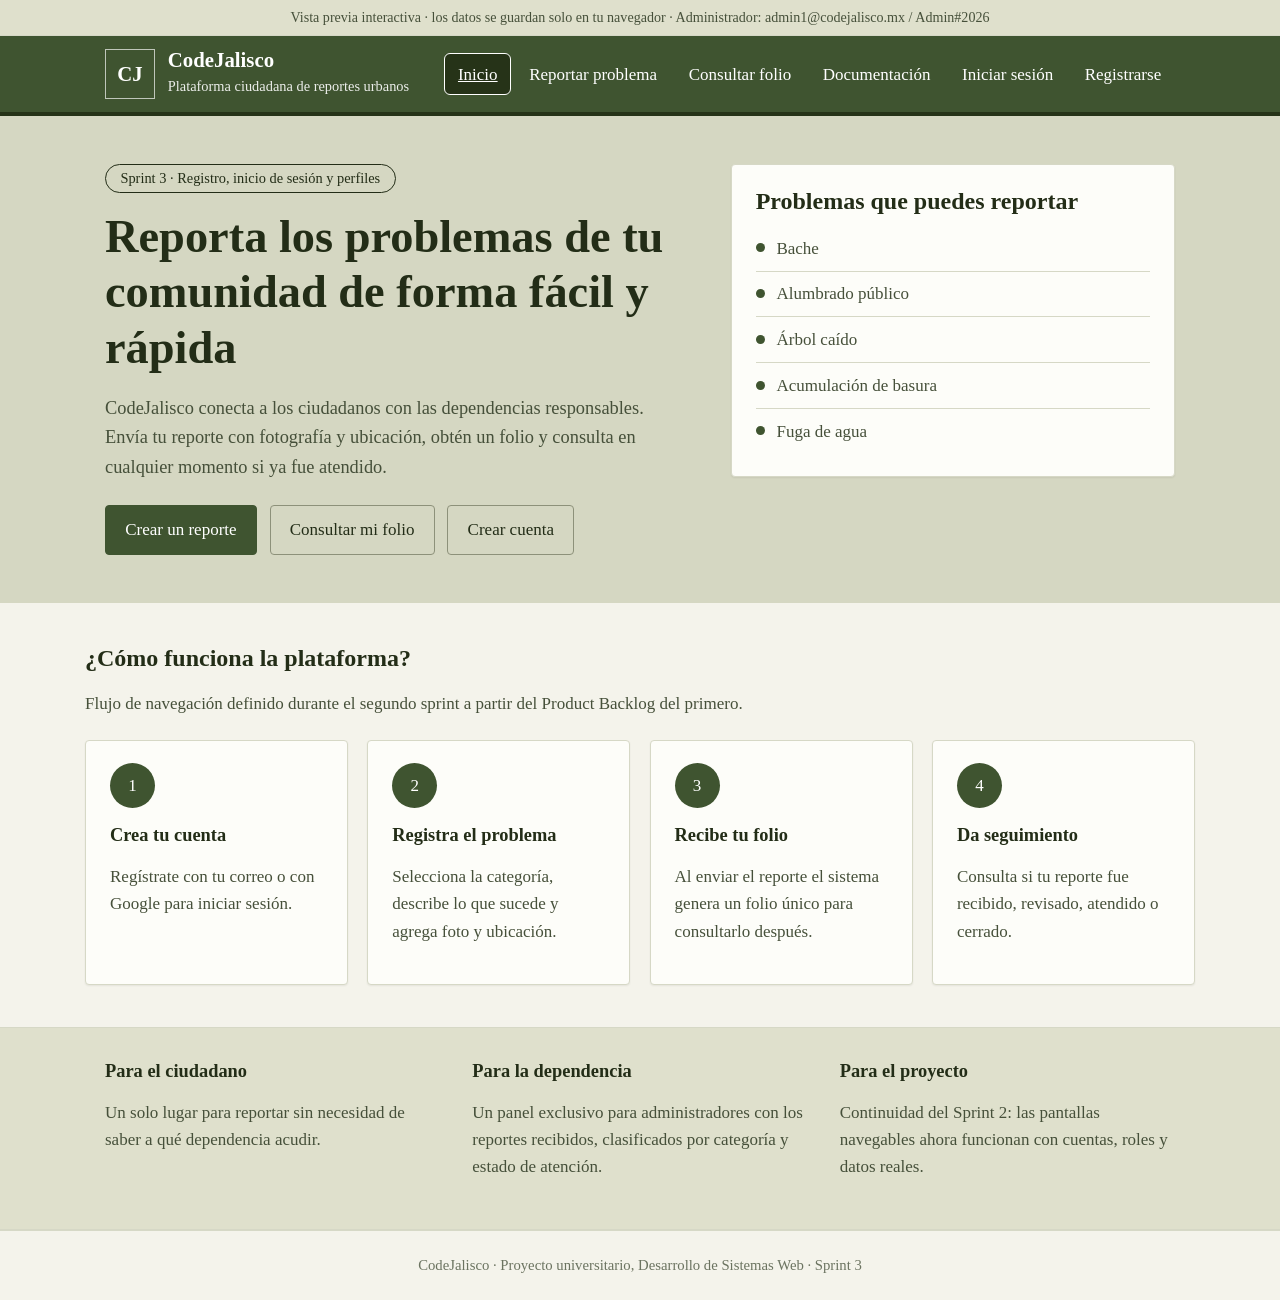
<file: CodeJalisco.html>
<!doctype html><html lang="es"><head><meta charset="utf-8">
<meta name="viewport" content="width=device-width, initial-scale=1, viewport-fit=cover"><title>CodeJalisco</title>
<style>/* CodeJalisco · identidad visual de los Sprints 1 y 2 (verde olivo, crema, tipografía serif) */
:root{--verde:#3f5430;--verde-osc:#263318;--tinta:#232d17;--texto:#46503a;--crema:#f4f3eb;--salvia:#d5d7c2;--banda:#dfe0cc;--card:#fdfdf9;--borde:#d6d8c6;--error:#8a2c1f;--ok:#2f6b2f}
*{box-sizing:border-box}
html{scroll-padding-top:1rem}
body{margin:0;background:var(--crema);color:var(--texto);font:17px/1.6 "Times New Roman",Times,serif}
h1,h2,h3{color:var(--tinta);line-height:1.2;margin:0 0 .6rem}
h1{font-size:clamp(2rem,4.2vw,2.9rem)}h2{font-size:1.5rem}h3{font-size:1.15rem}
a{color:var(--verde)}
.wrap{max-width:1110px;margin:0 auto;padding:0 1.25rem}
:focus-visible{outline:3px solid #b08a00;outline-offset:2px}
/* Encabezado */
.top{background:var(--verde);border-bottom:4px solid var(--verde-osc);color:#fff}
.top .wrap{display:flex;align-items:center;justify-content:space-between;gap:1rem;flex-wrap:wrap;padding-top:.8rem;padding-bottom:.8rem}
.marca{display:flex;align-items:center;gap:.8rem;color:#fff;text-decoration:none}
.logo{width:50px;height:50px;border:1px solid #ffffffaa;display:grid;place-items:center;font-weight:bold;font-size:1.3rem}
.marca b{display:block;font-size:1.3rem;line-height:1.1}.marca small{font-size:.9rem;opacity:.9}
.top nav{display:flex;align-items:center;gap:.25rem;flex-wrap:wrap}
.top nav a,.top nav button{color:#fff;text-decoration:none;padding:.4rem .8rem;border:1px solid transparent;border-radius:6px;background:none;font:inherit;cursor:pointer}
.top nav a:hover,.top nav button:hover{background:#ffffff1f}
.top nav a[aria-current=page]{background:var(--verde-osc);border-color:#fff;text-decoration:underline}
.sesion{display:flex;align-items:center;gap:.3rem;margin-left:.6rem;padding-left:.8rem;border-left:1px solid #ffffff55;font-size:.95rem}
.rol{font-size:.8rem;background:#fff;color:var(--verde-osc);border-radius:99px;padding:0 .55rem;margin-left:.3rem}
/* Hero y secciones */
.hero{background:var(--salvia);padding:3rem 0}
.hero-grid{display:grid;grid-template-columns:1.3fr 1fr;gap:3rem;align-items:start}
.chip{display:inline-block;border:1px solid var(--tinta);border-radius:99px;padding:.1rem .9rem;font-size:.9rem;color:var(--tinta);margin-bottom:1rem}
.lead{font-size:1.15rem}
.acciones{display:flex;gap:.8rem;flex-wrap:wrap;margin-top:1.4rem}
.btn{display:inline-block;font:inherit;padding:.65rem 1.2rem;border:1px solid var(--verde);border-radius:4px;background:var(--verde);color:#fff;text-decoration:none;cursor:pointer}
.btn:hover{background:var(--verde-osc)}
.btn.sec{background:transparent;color:var(--tinta);border-color:#8d917a}.btn.sec:hover{background:#ffffff80}
.btn.google{background:#fff;color:#222;border-color:#a9ac98;width:100%;display:flex;gap:.6rem;justify-content:center;align-items:center}
.btn[disabled]{opacity:.6;cursor:wait}
.card{background:var(--card);border:1px solid var(--borde);border-radius:4px;padding:1.4rem 1.5rem;box-shadow:0 1px 2px #0001}
.lista{list-style:none;margin:0;padding:0}
.lista li{padding:.55rem 0 .55rem 1.3rem;border-bottom:1px solid var(--borde);position:relative}
.lista li:last-child{border:0}.lista li:before{content:"";position:absolute;left:0;top:1.1rem;width:9px;height:9px;border-radius:50%;background:var(--verde)}
.seccion{padding:2.6rem 0}
.pasos{display:grid;grid-template-columns:repeat(4,1fr);gap:1.2rem;margin-top:1.4rem}
.num{width:45px;height:45px;border-radius:50%;background:var(--verde);color:#fff;display:grid;place-items:center;margin-bottom:1rem}
.banda{background:var(--banda);border-block:1px solid var(--borde);padding:2rem 0}
.tres{display:grid;grid-template-columns:repeat(3,1fr);gap:2rem}
.pagina .wrap{max-width:980px}.pagina{padding:2.4rem 0 3.5rem}.angosta{max-width:760px}.media{max-width:1110px}
/* Formularios */
label{display:block;font-weight:bold;color:var(--tinta);margin-bottom:.3rem;font-size:.97rem}
input,select,textarea{width:100%;font:inherit;color:var(--tinta);background:var(--card);border:1px solid #b9bca8;border-radius:4px;padding:.6rem .75rem}
textarea{min-height:110px;resize:vertical}
.campo{margin-bottom:1.1rem}.dos{display:grid;grid-template-columns:1fr 1fr;gap:0 1.3rem}
.ayuda{font-size:.9rem;color:#6b7360;margin:.25rem 0 0}
.fila-btn{border-top:1px solid var(--borde);padding-top:1.2rem;margin-top:.4rem;display:flex;gap:.7rem;flex-wrap:wrap}
.buscar{display:flex;gap:.7rem}.buscar input{flex:1}
.aviso{border-left:4px solid var(--verde);background:#eef0df;padding:.7rem 1rem;margin-bottom:1.2rem;border-radius:3px}
.aviso.error{border-color:var(--error);background:#f7e6e1;color:var(--error)}
.separador{display:flex;align-items:center;gap:.8rem;color:#6b7360;margin:1.1rem 0}.separador:before,.separador:after{content:"";flex:1;border-top:1px solid var(--borde)}
/* Estados y tablas */
.pill{display:inline-block;border-radius:99px;padding:0 .7rem;font-size:.88rem;border:1px solid #9a9f86;background:#e4e5d6;color:var(--tinta);white-space:nowrap}
.pill.rev{background:#ecebc7;border-color:#b3ae6a}.pill.aten{background:#cfd6bf;border-color:#7d8a66}.pill.ok{background:var(--verde);color:#fff;border-color:var(--verde)}
.stats{display:grid;grid-template-columns:repeat(4,1fr);gap:1.1rem;margin:1.4rem 0}
.stats .card{padding:1rem 1.2rem}.stats b{display:block;font-size:1.9rem;color:var(--tinta);line-height:1.2}
.filtros{display:grid;grid-template-columns:1fr 1fr 1.2fr;gap:1.1rem;margin-bottom:1.4rem}.filtros .campo{margin:0}
.tabla-wrap{overflow-x:auto}
table{width:100%;border-collapse:collapse;min-width:760px}
th{background:var(--verde-osc);color:#fff;text-align:left;padding:.7rem .8rem;font-size:.95rem}
td{padding:.7rem .8rem;border-bottom:1px solid var(--borde);vertical-align:middle}
td select{padding:.4rem .5rem}
.detalle{display:grid;grid-template-columns:1fr 1fr;gap:.2rem 1.5rem;margin:1rem 0}
.detalle dt{font-weight:bold;color:var(--tinta);font-size:.92rem}.detalle dd{margin:0 0 .7rem}
.detalle .ancho{grid-column:1/-1}
.historial{margin:.4rem 0 0;padding-left:1.2rem}
.foto{max-width:100%;max-height:320px;border:1px solid var(--borde);border-radius:4px}
.toast{position:fixed;bottom:1.2rem;left:50%;transform:translateX(-50%);background:var(--verde-osc);color:#fff;padding:.7rem 1.2rem;border-radius:6px;z-index:9}
footer{border-top:1px solid var(--borde);padding:1.4rem 0;font-size:.92rem;text-align:center;color:#6b7360}
@media(max-width:900px){.hero-grid,.tres{grid-template-columns:1fr;gap:1.6rem}.pasos,.stats{grid-template-columns:1fr 1fr}.filtros{grid-template-columns:1fr}}
@media(max-width:600px){.pasos,.stats,.dos,.detalle{grid-template-columns:1fr}.buscar{flex-direction:column}.sesion{border:0;margin:0;padding:0}.hero{padding:2rem 0}}
@media(prefers-reduced-motion:reduce){*{transition:none!important}}

:root{box-sizing:border-box;padding-top:env(safe-area-inset-top,0px);padding-bottom:env(safe-area-inset-bottom,0px)}
.demo{background:var(--banda);border-bottom:1px solid var(--borde);font-size:.88rem;padding:.4rem 1rem;text-align:center;color:var(--texto)}
.pill{color:#232d17}
@media (prefers-color-scheme:dark){:root:not([data-theme="light"]){--tinta:#eef0e0;--texto:#cfd3bf;--crema:#1d2216;--card:#262d1c;--borde:#3d4530;--salvia:#2c3320;--banda:#2a311f}
:root:not([data-theme="light"]) .aviso{background:#2f3822}:root:not([data-theme="light"]) .btn.sec{color:var(--tinta);border-color:#6b7360}:root:not([data-theme="light"]) .ayuda{color:#aab09a}}
:root[data-theme="dark"]{--tinta:#eef0e0;--texto:#cfd3bf;--crema:#1d2216;--card:#262d1c;--borde:#3d4530;--salvia:#2c3320;--banda:#2a311f}
</style></head><body>
<div class="demo">Vista previa interactiva · los datos se guardan solo en tu navegador · Administrador: admin1@codejalisco.mx / Admin#2026</div>
<div id="app"></div>
<script>
const CUR={path:'/index.html',search:''};
const PAGES={"/index.html": {"t": "Inicio · CodeJalisco", "h": "<header class=\"top\" id=\"top\"><\/header><div class=\"wrap\" id=\"alerta\"><\/div>\n<main>\n<section class=\"hero\"><div class=\"wrap hero-grid\"><div>\n  <span class=\"chip\">Sprint 3 · Registro, inicio de sesión y perfiles<\/span>\n  <h1>Reporta los problemas de tu comunidad de forma fácil y rápida<\/h1>\n  <p class=\"lead\">CodeJalisco conecta a los ciudadanos con las dependencias responsables. Envía tu reporte con fotografía y ubicación, obtén un folio y consulta en cualquier momento si ya fue atendido.<\/p>\n  <div class=\"acciones\" id=\"cta\"><\/div><\/div>\n  <aside class=\"card\"><h2>Problemas que puedes reportar<\/h2><ul class=\"lista\" id=\"categorias\"><\/ul><\/aside><\/div><\/section>\n<section class=\"seccion wrap\"><h2>¿Cómo funciona la plataforma?<\/h2><p>Flujo de navegación definido durante el segundo sprint a partir del Product Backlog del primero.<\/p>\n  <div class=\"pasos\">\n  <div class=\"card\"><div class=\"num\">1<\/div><h3>Crea tu cuenta<\/h3><p>Regístrate con tu correo o con Google para iniciar sesión.<\/p><\/div>\n  <div class=\"card\"><div class=\"num\">2<\/div><h3>Registra el problema<\/h3><p>Selecciona la categoría, describe lo que sucede y agrega foto y ubicación.<\/p><\/div>\n  <div class=\"card\"><div class=\"num\">3<\/div><h3>Recibe tu folio<\/h3><p>Al enviar el reporte el sistema genera un folio único para consultarlo después.<\/p><\/div>\n  <div class=\"card\"><div class=\"num\">4<\/div><h3>Da seguimiento<\/h3><p>Consulta si tu reporte fue recibido, revisado, atendido o cerrado.<\/p><\/div><\/div><\/section>\n<section class=\"banda\"><div class=\"wrap tres\">\n  <div><h3>Para el ciudadano<\/h3><p>Un solo lugar para reportar sin necesidad de saber a qué dependencia acudir.<\/p><\/div>\n  <div><h3>Para la dependencia<\/h3><p>Un panel exclusivo para administradores con los reportes recibidos, clasificados por categoría y estado de atención.<\/p><\/div>\n  <div><h3>Para el proyecto<\/h3><p>Continuidad del Sprint 2: las pantallas navegables ahora funcionan con cuentas, roles y datos reales.<\/p><\/div><\/div><\/section>\n<\/main>\n\n<footer id=\"pie\"><\/footer>", "j": "\ninit().then(async ({u}) => {\n  if (new URLSearchParams(CUR.search).get('error') === 'permiso') aviso(document.getElementById('alerta'), 'No tienes permiso para acceder a esa sección.', 'error');\n  const adm = u && u.rol === 'administrador';\n  document.getElementById('cta').innerHTML = adm\n    ? '<a class=\"btn\" href=\"/panel.html\">Ir al Panel de dependencia<\/a><a class=\"btn sec\" href=\"/consultar.html\">Consultar un folio<\/a>'\n    : '<a class=\"btn\" href=\"/reportar.html\">Crear un reporte<\/a><a class=\"btn sec\" href=\"/consultar.html\">Consultar mi folio<\/a>' + (u ? '' : '<a class=\"btn sec\" href=\"/registro.html\">Crear cuenta<\/a>');\n  const cats = await api('/api/categorias');\n  document.getElementById('categorias').innerHTML = cats.map(c => `<li>${esc(c.nombre)}<\/li>`).join('');\n}).catch(()=>{});\n"}, "/login.html": {"t": "Iniciar sesión · CodeJalisco", "h": "<header class=\"top\" id=\"top\"><\/header><main class=\"pagina\"><div class=\"wrap angosta\">\n  <h1>Iniciar sesión<\/h1><p>Accede con tu cuenta de ciudadano o de administrador de reportes.<\/p>\n  <div id=\"msg\"><\/div>\n  <form class=\"card\" id=\"f\" novalidate>\n    <div class=\"campo\"><label for=\"correo\">Correo electrónico *<\/label><input id=\"correo\" type=\"email\" autocomplete=\"email\" required><\/div>\n    <div class=\"campo\"><label for=\"pw\">Contraseña *<\/label><input id=\"pw\" type=\"password\" autocomplete=\"current-password\" required><\/div>\n    <button class=\"btn\" id=\"ok\" type=\"submit\">Iniciar sesión<\/button>\n    <div class=\"separador\">o<\/div>\n    <a class=\"btn google\" href=\"/auth/google\"><svg width=\"18\" height=\"18\" viewBox=\"0 0 48 48\" aria-hidden=\"true\"><path fill=\"#EA4335\" d=\"M24 9.5c3.5 0 6.6 1.2 9.1 3.6l6.8-6.8C35.8 2.4 30.3 0 24 0 14.6 0 6.5 5.4 2.6 13.2l7.9 6.1C12.4 13.6 17.7 9.5 24 9.5z\"/><path fill=\"#4285F4\" d=\"M46.5 24.5c0-1.6-.1-3.1-.4-4.5H24v9h12.7c-.6 3-2.3 5.5-4.8 7.2l7.5 5.8c4.4-4.1 7.1-10.1 7.1-17.5z\"/><path fill=\"#FBBC05\" d=\"M10.5 28.7a14.5 14.5 0 0 1 0-9.4l-7.9-6.1a24 24 0 0 0 0 21.6l7.9-6.1z\"/><path fill=\"#34A853\" d=\"M24 48c6.5 0 11.9-2.1 15.9-5.8l-7.5-5.8c-2.1 1.4-4.9 2.3-8.4 2.3-6.3 0-11.6-4.1-13.5-9.8l-7.9 6.1C6.5 42.6 14.6 48 24 48z\"/><\/svg>Continuar con Google<\/a>\n    <p class=\"ayuda\">¿Aún no tienes cuenta? <a href=\"/registro.html\">Regístrate<\/a>. Los administradores inician sesión solo con su correo institucional y contraseña.<\/p>\n  <\/form><\/div><\/main>\n\n<footer id=\"pie\"><\/footer>", "j": "\nconst p = new URLSearchParams(CUR.search), msg = document.getElementById('msg');\nconst errores = { google: 'El acceso con Google aún no está configurado en este servidor. Usa tu correo y contraseña o consulta la documentación.', google_fallo: 'No se pudo completar el acceso con Google. Intenta de nuevo.', admin_google: 'Las cuentas de administrador solo pueden iniciar sesión con correo y contraseña.' };\nif (errores[p.get('error')]) aviso(msg, errores[p.get('error')], 'error');\ninit('invitado');\ndocument.getElementById('f').onsubmit = async e => {\n  e.preventDefault(); const b = document.getElementById('ok'); b.disabled = true; aviso(msg, '');\n  try {\n    const { usuario } = await api('/api/login', { method: 'POST', body: { correo: correo.value, password: pw.value } });\n    const next = p.get('next');\n    go(next && next.startsWith('/') && !next.startsWith('//') ? next : (usuario.rol === 'administrador' ? '/panel.html' : '/index.html'));\n  } catch (er) { aviso(msg, er.message, 'error'); b.disabled = false; }\n};\n"}, "/registro.html": {"t": "Registro · CodeJalisco", "h": "<header class=\"top\" id=\"top\"><\/header><main class=\"pagina\"><div class=\"wrap angosta\">\n  <h1>Crear una cuenta<\/h1><p>Regístrate como ciudadano para reportar problemas y consultar su estado. Los campos marcados con * son obligatorios.<\/p>\n  <div id=\"msg\"><\/div>\n  <form class=\"card\" id=\"f\" novalidate>\n    <div class=\"campo\"><label for=\"nombre\">Nombre completo *<\/label><input id=\"nombre\" autocomplete=\"name\" required><\/div>\n    <div class=\"campo\"><label for=\"correo\">Correo electrónico *<\/label><input id=\"correo\" type=\"email\" autocomplete=\"email\" required><\/div>\n    <div class=\"dos\">\n      <div class=\"campo\"><label for=\"pw\">Contraseña *<\/label><input id=\"pw\" type=\"password\" autocomplete=\"new-password\" required><p class=\"ayuda\">Mínimo 8 caracteres, con letras y números.<\/p><\/div>\n      <div class=\"campo\"><label for=\"pw2\">Confirmar contraseña *<\/label><input id=\"pw2\" type=\"password\" autocomplete=\"new-password\" required><\/div><\/div>\n    <button class=\"btn\" id=\"ok\" type=\"submit\">Crear cuenta<\/button>\n    <div class=\"separador\">o<\/div>\n    <a class=\"btn google\" href=\"/auth/google\">Registrarse con Google<\/a>\n    <p class=\"ayuda\">¿Ya tienes cuenta? <a href=\"/login.html\">Inicia sesión<\/a>.<\/p>\n  <\/form><\/div><\/main>\n\n<footer id=\"pie\"><\/footer>", "j": "\nconst msg = document.getElementById('msg'); init('invitado');\ndocument.getElementById('f').onsubmit = async e => {\n  e.preventDefault(); aviso(msg, '');\n  if (pw.value !== pw2.value) return aviso(msg, 'Las contraseñas no coinciden.', 'error');\n  const b = document.getElementById('ok'); b.disabled = true;\n  try { await api('/api/registro', { method: 'POST', body: { nombre: nombre.value, correo: correo.value, password: pw.value } }); go('/index.html'); }\n  catch (er) { aviso(msg, er.message, 'error'); b.disabled = false; }\n};\n"}, "/reportar.html": {"t": "Reportar problema · CodeJalisco", "h": "<header class=\"top\" id=\"top\"><\/header><main class=\"pagina\"><div class=\"wrap\">\n  <h1>Registrar un reporte<\/h1><p>Completa la información del problema. Los campos marcados con * son obligatorios.<\/p>\n  <div id=\"msg\"><\/div>\n  <div id=\"exito\" hidden class=\"card\"><h2>Reporte enviado<\/h2><p>Guarda tu folio para consultar el estado de tu reporte:<\/p><p style=\"font-size:1.8rem;font-weight:bold;color:var(--tinta)\" id=\"folio\"><\/p><div class=\"acciones\"><a class=\"btn\" id=\"ver\" href=\"#\">Consultar este folio<\/a><a class=\"btn sec\" href=\"/reportar.html\">Enviar otro reporte<\/a><\/div><\/div>\n  <form class=\"card\" id=\"f\" novalidate>\n    <div class=\"campo\"><label for=\"categoria\">Tipo de problema *<\/label><select id=\"categoria\" required><option value=\"\">Selecciona una opción<\/option><\/select><\/div>\n    <div class=\"campo\"><label for=\"descripcion\">Descripción del problema *<\/label><textarea id=\"descripcion\" maxlength=\"1000\" placeholder=\"Explica qué sucede, desde cuándo y cómo afecta a la comunidad.\" required><\/textarea><\/div>\n    <div class=\"dos\"><div class=\"campo\"><label for=\"municipio\">Municipio *<\/label><input id=\"municipio\" required><\/div><div class=\"campo\"><label for=\"colonia\">Colonia *<\/label><input id=\"colonia\" required><\/div>\n    <div class=\"campo\"><label for=\"calle\">Calle y número o cruce *<\/label><input id=\"calle\" required><\/div><div class=\"campo\"><label for=\"referencia\">Referencia<\/label><input id=\"referencia\" placeholder=\"Frente a la escuela, junto al parque...\"><\/div>\n    <div class=\"campo\"><label for=\"foto\">Fotografía del problema<\/label><input id=\"foto\" type=\"file\" accept=\"image/png,image/jpeg,image/webp\"><p class=\"ayuda\">PNG, JPG o WebP, máximo 2 MB.<\/p><\/div><div class=\"campo\"><label for=\"correo\">Correo de contacto<\/label><input id=\"correo\" type=\"email\" placeholder=\"opcional, para recibir avisos\"><\/div><\/div>\n    <div class=\"fila-btn\"><button class=\"btn\" id=\"ok\" type=\"submit\">Enviar reporte<\/button><a class=\"btn sec\" href=\"/index.html\">Cancelar<\/a><\/div>\n  <\/form><\/div><\/main>\n\n<footer id=\"pie\"><\/footer>", "j": "\nconst msg = document.getElementById('msg');\ninit('ciudadano').then(async ({u}) => {\n  correo.value = u.correo;\n  const prev = await api('/api/reportes/mios');\n  if (prev.length) { document.getElementById('f').hidden = true; document.getElementById('exito').hidden = false; document.querySelector('#exito h2').textContent = 'Ya generaste tu folio'; document.querySelector('#exito p').textContent = 'Cada cuenta de ciudadano puede generar un solo reporte. Este es tu folio:'; document.getElementById('folio').textContent = prev[0].folio; document.getElementById('ver').href = '/consultar.html?folio=' + encodeURIComponent(prev[0].folio); document.querySelector('#exito .sec').remove(); return; }\n  (await api('/api/categorias')).forEach(c => categoria.add(new Option(c.nombre, c.nombre)));\n});\nconst leer = f => new Promise((ok, no) => { const r = new FileReader(); r.onload = () => ok(r.result); r.onerror = no; r.readAsDataURL(f); });\ndocument.getElementById('f').onsubmit = async e => {\n  e.preventDefault(); aviso(msg, '');\n  const file = foto.files[0];\n  if (file && file.size > 2e6) return aviso(msg, 'La fotografía no puede pesar más de 2 MB.', 'error');\n  const b = document.getElementById('ok'); b.disabled = true;\n  try {\n    const r = await api('/api/reportes', { method: 'POST', body: { categoria: categoria.value, descripcion: descripcion.value, municipio: municipio.value, colonia: colonia.value, calle: calle.value, referencia: referencia.value, correo: correo.value, foto: file ? await leer(file) : null } });\n    document.getElementById('f').hidden = true; document.getElementById('exito').hidden = false;\n    document.getElementById('folio').textContent = r.folio; document.getElementById('ver').href = '/consultar.html?folio=' + encodeURIComponent(r.folio);\n  } catch (er) { aviso(msg, er.message, 'error'); b.disabled = false; }\n};\n"}, "/consultar.html": {"t": "Consultar folio · CodeJalisco", "h": "<header class=\"top\" id=\"top\"><\/header><main class=\"pagina\"><div class=\"wrap\">\n  <h1>Consultar el estado de un reporte<\/h1><p>Escribe el folio que recibiste al momento de enviar tu reporte.<\/p>\n  <form class=\"card\" id=\"f\" novalidate><label for=\"folio\">Folio del reporte<\/label>\n    <div class=\"buscar\"><input id=\"folio\" placeholder=\"Ejemplo: CJ-2026-1001\" autocomplete=\"off\"><button class=\"btn\" type=\"submit\">Buscar<\/button><\/div><\/form>\n  <div id=\"msg\" style=\"margin-top:1.2rem\"><\/div><div id=\"res\"><\/div>\n  <section id=\"mios\" hidden style=\"margin-top:2.2rem\"><h2>Mis reportes<\/h2><div class=\"card tabla-wrap\"><table><thead><tr><th>Folio<\/th><th>Categoría<\/th><th>Fecha<\/th><th>Estado<\/th><\/tr><\/thead><tbody id=\"tb\"><\/tbody><\/table><\/div><\/section>\n<\/div><\/main>\n\n<footer id=\"pie\"><\/footer>", "j": "\nconst msg = document.getElementById('msg'), res = document.getElementById('res');\nasync function buscar(f) {\n  aviso(msg, ''); res.innerHTML = ''; f = f.trim().toUpperCase();\n  if (!/^CJ-\\d{4}-\\d+$/.test(f)) return aviso(msg, 'El folio debe tener el formato CJ-AAAA-NNNN, por ejemplo CJ-2026-1001.', 'error');\n  try { res.innerHTML = detalleReporte(await api('/api/reportes/' + encodeURIComponent(f))); } catch (e) { aviso(msg, e.message, 'error'); }\n}\ninit('auth').then(async ({u}) => {\n  const q = new URLSearchParams(CUR.search).get('folio'); if (q) { folio.value = q; buscar(q); }\n  if (u.rol === 'ciudadano') {\n    const rs = await api('/api/reportes/mios'); document.getElementById('mios').hidden = false;\n    document.getElementById('tb').innerHTML = rs.length ? rs.map(r => `<tr><td><a href=\"?folio=${esc(r.folio)}\"><b>${esc(r.folio)}<\/b><\/a><\/td><td>${esc(r.categoria)}<\/td><td>${esc(r.fecha)}<\/td><td>${pill(r.estado)}<\/td><\/tr>`).join('')\n      : '<tr><td colspan=\"4\">Aún no has enviado reportes. <a href=\"/reportar.html\">Crea el primero<\/a>.<\/td><\/tr>';\n  }\n});\ndocument.getElementById('f').onsubmit = e => { e.preventDefault(); buscar(folio.value); };\n"}, "/panel.html": {"t": "Panel de dependencia · CodeJalisco", "h": "<header class=\"top\" id=\"top\"><\/header><main class=\"pagina\"><div class=\"wrap\">\n  <h1>Panel de dependencia<\/h1><p>Vista interna para dar seguimiento a los reportes enviados por la ciudadanía.<\/p>\n  <div class=\"stats\" id=\"stats\"><\/div>\n  <div class=\"card filtros\"><div class=\"campo\"><label for=\"fc\">Filtrar por categoría<\/label><select id=\"fc\"><option value=\"\">Todas<\/option><\/select><\/div>\n    <div class=\"campo\"><label for=\"fe\">Filtrar por estado<\/label><select id=\"fe\"><option value=\"\">Todos<\/option><\/select><\/div>\n    <div class=\"campo\"><label for=\"q\">Buscar por folio o colonia<\/label><input id=\"q\" placeholder=\"CJ-2026-1001, Centro...\"><\/div><\/div>\n  <div id=\"msg\"><\/div>\n  <div class=\"card tabla-wrap\"><table><thead><tr><th>Folio<\/th><th>Categoría<\/th><th>Ubicación<\/th><th>Fecha<\/th><th>Reportó<\/th><th>Estado<\/th><th>Actualizar<\/th><\/tr><\/thead><tbody id=\"tb\"><\/tbody><\/table><\/div>\n<\/div><\/main>\n\n<footer id=\"pie\"><\/footer>", "j": "\nlet datos = [], estados = [];\nfunction pintar() {\n  const t = q.value.trim().toLowerCase();\n  const v = datos.filter(r => (!fc.value || r.categoria === fc.value) && (!fe.value || r.estado === fe.value) && (!t || r.folio.toLowerCase().includes(t) || r.colonia.toLowerCase().includes(t)));\n  stats.innerHTML = estados.map(e => `<div class=\"card\">${esc(e)}<b>${datos.filter(r => r.estado === e).length}<\/b><\/div>`).join('');\n  tb.innerHTML = v.length ? v.map(r => `<tr><td><a href=\"/consultar.html?folio=${esc(r.folio)}\"><b>${esc(r.folio)}<\/b><\/a><\/td><td>${esc(r.categoria)}<\/td><td>${esc(r.colonia)}, ${esc(r.municipio)}<\/td><td>${esc(r.fecha)}<\/td><td>${esc(r.usuarioNombre)}<\/td><td>${pill(r.estado)}<\/td>\n    <td><select data-f=\"${esc(r.folio)}\" aria-label=\"Actualizar estado de ${esc(r.folio)}\">${estados.map(e => `<option${e === r.estado ? ' selected' : ''}>${esc(e)}<\/option>`).join('')}<\/select><\/td><\/tr>`).join('')\n    : '<tr><td colspan=\"7\">No hay reportes que coincidan con los filtros.<\/td><\/tr>';\n}\ninit('administrador').then(async () => {\n  estados = await api('/api/estados'); (await api('/api/categorias')).forEach(c => fc.add(new Option(c.nombre, c.nombre))); estados.forEach(e => fe.add(new Option(e, e)));\n  datos = await api('/api/reportes'); pintar();\n}).catch(e => aviso(document.getElementById('msg'), e.message, 'error'));\n[fc, fe, q].forEach(el => el.oninput = pintar);\ntb.onchange = async e => {\n  const f = e.target.dataset.f; if (!f) return;\n  try { const r = await api(`/api/reportes/${f}/estado`, { method: 'PATCH', body: { estado: e.target.value } }); datos = datos.map(d => d.folio === f ? r : d); toast(`Estado de ${f} actualizado`); }\n  catch (er) { aviso(document.getElementById('msg'), er.message, 'error'); }\n  pintar();\n};\n"}, "/docs.html": {"t": "Documentación · CodeJalisco", "h": "<header class=\"top\" id=\"top\"><\/header>\n<main class=\"pagina\"><div class=\"wrap\">\n  <h1>Documentación<\/h1><p>Guía de uso y resumen técnico de CodeJalisco, plataforma ciudadana para reportar problemas urbanos.<\/p>\n  <div class=\"card\"><h2>¿Qué problema resuelve?<\/h2><p>Reportar un problema de la ciudad suele ser complicado porque no se sabe a qué dependencia acudir. CodeJalisco ofrece un solo lugar para reportar baches, fallas de alumbrado, árboles caídos, acumulación de basura y fugas de agua, y consultar después si ya fueron atendidos.<\/p><\/div>\n  <div class=\"card\" style=\"margin-top:1.2rem\"><h2>Cómo usar la plataforma<\/h2>\n    <h3>Ciudadano<\/h3><ol class=\"historial\"><li>Crea tu cuenta en <a href=\"/registro.html\">Registrarse<\/a> (correo o Google) e inicia sesión.<\/li><li>En <a href=\"/reportar.html\">Reportar problema<\/a> elige la categoría, describe lo que ocurre, indica la ubicación y, si quieres, agrega una fotografía.<\/li><li>Al enviar recibes tu folio con formato <b>CJ-AAAA-NNNN<\/b>. Cada cuenta de ciudadano genera un solo folio.<\/li><li>En <a href=\"/consultar.html\">Consultar folio<\/a> revisa si tu reporte fue recibido, está en revisión, en atención o atendido.<\/li><\/ol>\n    <h3 style=\"margin-top:1rem\">Administrador de reportes<\/h3><ol class=\"historial\"><li>Inicia sesión desde <a href=\"/login.html\">Iniciar sesión<\/a> con tu cuenta institucional.<\/li><li>En el <b>Panel de dependencia<\/b> filtra y busca reportes, y cambia su estado; cada cambio queda en el historial.<\/li><li>En <b>Consultar folio<\/b> revisa el detalle completo de cualquier reporte, incluida la fotografía.<\/li><\/ol><\/div>\n  <div class=\"card\" style=\"margin-top:1.2rem\"><h2>Permisos por rol<\/h2><div class=\"tabla-wrap\"><table style=\"min-width:560px\"><thead><tr><th>Función<\/th><th>Ciudadano<\/th><th>Administrador<\/th><\/tr><\/thead><tbody>\n    <tr><td>Registrarse / iniciar sesión<\/td><td>Sí<\/td><td>Solo inicia sesión<\/td><\/tr>\n    <tr><td>Generar un reporte (folio)<\/td><td>Sí, uno por cuenta<\/td><td>No<\/td><\/tr>\n    <tr><td>Consultar folio<\/td><td>Detalle completo del suyo; solo el estado de los demás<\/td><td>Detalle completo de todos<\/td><\/tr>\n    <tr><td>Panel de dependencia y cambio de estado<\/td><td>No<\/td><td>Sí<\/td><\/tr><\/tbody><\/table><\/div><\/div>\n  <div class=\"card\" style=\"margin-top:1.2rem\"><h2>Estados de un reporte<\/h2><p>Un reporte avanza por: <span class=\"pill\">Recibido<\/span> <span class=\"pill rev\">En revisión<\/span> <span class=\"pill aten\">En atención<\/span> <span class=\"pill ok\">Atendido<\/span><\/p><\/div>\n  <div class=\"card\" style=\"margin-top:1.2rem\"><h2>Sprints del proyecto<\/h2><ul class=\"lista\"><li><b>Sprint 1:<\/b> análisis, requisitos, Product Backlog y planeación inicial.<\/li><li><b>Sprint 2:<\/b> diseño de interfaz, estructura y navegación.<\/li><li><b>Sprint 3:<\/b> registro, inicio de sesión y perfiles.<\/li><li><b>Sprints 4 a 8:<\/b> registro completo de problemas, ubicación y folios, seguimiento, panel administrativo, pruebas y entrega final.<\/li><\/ul><\/div>\n<\/div><\/main><footer id=\"pie\"><\/footer>", "j": "init();"}};
function go(u){const x=new URL(u,'https://x'+CUR.path);CUR.path=x.pathname==='/'?'/index.html':x.pathname;CUR.search=x.search;render();window.scrollTo(0,0);}
function render(){const p=PAGES[CUR.path]||PAGES['/index.html'];document.title=p.t;document.getElementById('app').innerHTML=p.h;
  try{new Function(p.j)();}catch(e){console.error(e);}}
document.addEventListener('click',e=>{const a=e.target.closest('a[href]');if(!a)return;const h=a.getAttribute('href');
  if(h.startsWith('http')||h.startsWith('#'))return;e.preventDefault();go(h.startsWith('/auth/google')?'/login.html?error=google':h);});
</script>
<script>// CodeJalisco · utilidades compartidas: API, encabezado según rol y guardas de página.
async function api(url, o = {}) {
  const r = await fetch(url, { credentials: 'same-origin', ...o, headers: { 'Content-Type': 'application/json' }, body: o.body ? JSON.stringify(o.body) : undefined });
  let d = {}; try { d = await r.json(); } catch {}
  if (!r.ok) { const e = new Error(d.error || 'Ocurrió un error inesperado.'); e.status = r.status; throw e; }
  return d;
}
const esc = s => String(s ?? '').replace(/[&<>"']/g, c => ({ '&': '&amp;', '<': '&lt;', '>': '&gt;', '"': '&quot;', "'": '&#39;' }[c]));
const pillClase = e => ({ 'En revisión': 'rev', 'En atención': 'aten', 'Atendido': 'ok' }[e] || '');
const pill = e => `<span class="pill ${pillClase(e)}">${esc(e)}</span>`;
function toast(msg) { const t = document.createElement('div'); t.className = 'toast'; t.setAttribute('role', 'status'); t.textContent = msg; document.body.append(t); setTimeout(() => t.remove(), 2600); }
function aviso(el, msg, tipo = '') { el.innerHTML = msg ? `<div class="aviso ${tipo}" role="${tipo ? 'alert' : 'status'}">${esc(msg)}</div>` : ''; }

/* init(): carga la sesión, aplica la regla de acceso de la página y dibuja el encabezado.
   requiere: 'ciudadano' | 'administrador' | 'auth' | 'invitado' | undefined */
async function init(requiere) {
  const { usuario: u, google } = await api('/api/me');
  const aqui = CUR.path + CUR.search;
  if (requiere === 'invitado' && u) return go(u.rol === 'administrador' ? '/panel.html' : '/index.html'), new Promise(() => {});
  if (requiere && requiere !== 'invitado') {
    if (!u) return go('/login.html?next=' + encodeURIComponent(aqui)), new Promise(() => {});
    if (requiere !== 'auth' && u.rol !== requiere) return go('/index.html?error=permiso'), new Promise(() => {});
  }
  const enlaces = [['/index.html', 'Inicio'], ['/reportar.html', 'Reportar problema', !u || u.rol === 'ciudadano'], ['/consultar.html', 'Consultar folio'],
    ['/panel.html', 'Panel de dependencia', u && u.rol === 'administrador'], ['/docs.html', 'Documentación']];
  const nav = enlaces.filter(l => l[2] === undefined || l[2]).map(([h, t]) => `<a href="${h}"${CUR.path === h || (h === '/index.html' && CUR.path === '/') ? ' aria-current="page"' : ''}>${t}</a>`).join('');
  const cuenta = u
    ? `<span class="sesion"><span>${esc(u.nombre)}<span class="rol">${u.rol === 'administrador' ? 'Administrador' : 'Ciudadano'}</span></span><button id="salir" type="button">Cerrar sesión</button></span>`
    : `<a href="/login.html"${CUR.path === '/login.html' ? ' aria-current="page"' : ''}>Iniciar sesión</a><a href="/registro.html"${CUR.path === '/registro.html' ? ' aria-current="page"' : ''}>Registrarse</a>`;
  document.getElementById('top').innerHTML = `<div class="wrap"><a class="marca" href="/index.html"><span class="logo">CJ</span><span><b>CodeJalisco</b><small>Plataforma ciudadana de reportes urbanos</small></span></a><nav aria-label="Principal">${nav}${cuenta}</nav></div>`;
  const s = document.getElementById('salir');
  if (s) s.onclick = async () => { await api('/api/logout', { method: 'POST' }); go('/index.html'); };
  const f = document.getElementById('pie'); if (f) f.innerHTML = '<div class="wrap">CodeJalisco · Proyecto universitario, Desarrollo de Sistemas Web · Sprint 3</div>';
  return { u, google };
}
/* Detalle de un reporte (usado por Consultar folio) */
function detalleReporte(r) {
  const hist = r.historial.map(h => `<li>${esc(h.estado)} · ${esc(h.fecha)}${h.por ? ' · ' + esc(h.por) : ''}</li>`).join('');
  const campos = r.limitada
    ? `<dt>Categoría</dt><dd>${esc(r.categoria)}</dd><dt>Fecha</dt><dd>${esc(r.fecha)}</dd><dt>Ubicación</dt><dd class="ancho">${esc(r.colonia)}, ${esc(r.municipio)}</dd>`
    : `<dt>Categoría</dt><dd>${esc(r.categoria)}</dd><dt>Fecha</dt><dd>${esc(r.fecha)}</dd>
       <dt>Ubicación</dt><dd class="ancho">${esc(r.calle)}, ${esc(r.colonia)}, ${esc(r.municipio)}${r.referencia ? ' (' + esc(r.referencia) + ')' : ''}</dd>
       <dt>Descripción</dt><dd class="ancho">${esc(r.descripcion)}</dd><dt>Reportado por</dt><dd>${esc(r.usuarioNombre)}</dd><dt>Correo de contacto</dt><dd>${esc(r.correo || '—')}</dd>`;
  return `<article class="card"><h2>${esc(r.folio)} ${pill(r.estado)}</h2><dl class="detalle">${campos}
    <div class="ancho"><dt>Seguimiento</dt><dd><ol class="historial">${hist}</ol></dd></div>
    ${r.tieneFoto ? `<div class="ancho"><dt>Fotografía</dt><dd><img class="foto" src="${esc(r.fotoData)}" alt="Fotografía del problema reportado"></dd></div>` : ''}</dl>
    ${r.limitada ? '<p class="ayuda">Por privacidad, solo se muestra el estado general de los reportes de otras personas.</p>' : ''}</article>`;
}
</script>
<script>
/* API simulada en el navegador (misma lógica de permisos que el servidor real) */
const LS='cj_demo_v1',ESTADOS=['Recibido','En revisión','En atención','Atendido'],CATS=[{"id": 1, "nombre": "Bache"}, {"id": 2, "nombre": "Alumbrado público"}, {"id": 3, "nombre": "Árbol caído"}, {"id": 4, "nombre": "Acumulación de basura"}, {"id": 5, "nombre": "Fuga de agua"}];
let DB=null;try{DB=JSON.parse(localStorage.getItem(LS));}catch(e){}
if(!DB)DB={session:null,users:[1,2,3].map(n=>({id:n,nombre:'Administrador de reportes '+n,correo:'admin'+n+'@codejalisco.mx',pw:'Admin#2026',rol:'administrador'})),reportes:[{"folio": "CJ-2026-1001", "categoria": "Bache", "descripcion": "Bache profundo sobre el carril derecho que ya dañó varios vehículos.", "municipio": "Guadalajara", "colonia": "Centro", "calle": "Av. Juárez y Calle 8 de Julio", "referencia": "Frente a la farmacia", "correo": "", "estado": "En atención", "fecha": "2026-09-02", "usuarioId": null, "usuarioNombre": "Dato de ejemplo (Sprint 1)", "foto": null, "historial": [{"estado": "Recibido", "fecha": "2026-09-02"}, {"estado": "En atención", "fecha": "2026-09-05"}]}, {"folio": "CJ-2026-1002", "categoria": "Alumbrado público", "descripcion": "Tres luminarias apagadas en la calle desde hace dos semanas.", "municipio": "Zapopan", "colonia": "Las Águilas", "calle": "Calle Halcón 120", "referencia": "Junto al parque", "correo": "", "estado": "Recibido", "fecha": "2026-09-08", "usuarioId": null, "usuarioNombre": "Dato de ejemplo (Sprint 1)", "foto": null, "historial": [{"estado": "Recibido", "fecha": "2026-09-08"}]}, {"folio": "CJ-2026-1003", "categoria": "Fuga de agua", "descripcion": "Fuga constante en la banqueta que genera encharcamiento.", "municipio": "Tlaquepaque", "colonia": "Las Juntas", "calle": "Calle Hidalgo 45", "referencia": "Frente a la escuela", "correo": "", "estado": "Atendido", "fecha": "2026-08-27", "usuarioId": null, "usuarioNombre": "Dato de ejemplo (Sprint 1)", "foto": null, "historial": [{"estado": "Recibido", "fecha": "2026-08-27"}, {"estado": "En atención", "fecha": "2026-08-29"}, {"estado": "Atendido", "fecha": "2026-09-01"}]}]};
const save=()=>{try{localStorage.setItem(LS,JSON.stringify(DB));}catch(e){}};
const bad=(s,m)=>{const e=new Error(m);e.status=s;throw e;};
const me=()=>DB.users.find(u=>u.id===DB.session)||null;
const pub=u=>({id:u.id,nombre:u.nombre,correo:u.correo,rol:u.rol});
const need=r=>{const u=me();if(!u)bad(401,'Inicia sesión para continuar.');if(r&&u.rol!==r)bad(403,'No tienes permiso para realizar esta acción.');return u;};
const full=r=>({...r,tieneFoto:!!r.fotoData});
const lim=r=>({folio:r.folio,categoria:r.categoria,estado:r.estado,fecha:r.fecha,municipio:r.municipio,colonia:r.colonia,historial:r.historial.map(h=>({estado:h.estado,fecha:h.fecha})),limitada:true});
const emailOk=e=>/^[^\s@]+@[^\s@]+\.[^\s@]+$/.test(e), t=(v,n)=>String(v==null?'':v).trim().slice(0,n), hoy=()=>new Date().toISOString().slice(0,10);
api=async(url,o={})=>{const m=o.method||'GET',b=o.body||{};let x;
 if(url==='/api/me')return{usuario:me()?pub(me()):null,google:false,limiteReportes:1};
 if(url==='/api/categorias')return CATS; if(url==='/api/estados')return ESTADOS;
 if(url==='/api/registro'){const nombre=t(b.nombre,80),correo=t(b.correo,120).toLowerCase(),pw=String(b.password||'');
  if(nombre.length<2)bad(400,'Escribe tu nombre completo.');if(!emailOk(correo))bad(400,'Escribe un correo electrónico válido.');
  if(pw.length<8||!/[a-zA-Z]/.test(pw)||!/\d/.test(pw))bad(400,'La contraseña debe tener al menos 8 caracteres, con letras y números.');
  if(DB.users.some(u=>u.correo===correo))bad(409,'Ya existe una cuenta con ese correo. Inicia sesión.');
  const u={id:Math.max(...DB.users.map(u=>u.id))+1,nombre,correo,pw,rol:'ciudadano'};DB.users.push(u);DB.session=u.id;save();return{usuario:pub(u)};}
 if(url==='/api/login'){const u=DB.users.find(u=>u.correo===t(b.correo,120).toLowerCase());if(!u||u.pw!==String(b.password||''))bad(401,'Correo o contraseña incorrectos.');DB.session=u.id;save();return{usuario:pub(u)};}
 if(url==='/api/logout'){DB.session=null;save();return{ok:true};}
 if(url==='/api/reportes'&&m==='POST'){const u=need('ciudadano');const prev=DB.reportes.filter(r=>r.usuarioId===u.id);
  if(prev.length)bad(409,'Ya generaste tu folio ('+prev[0].folio+'). Cada cuenta de ciudadano puede generar un solo reporte.');
  const r={categoria:t(b.categoria,60),descripcion:t(b.descripcion,1000),municipio:t(b.municipio,80),colonia:t(b.colonia,80),calle:t(b.calle,120),referencia:t(b.referencia,120),correo:t(b.correo,120).toLowerCase()};
  if(!CATS.some(c=>c.nombre===r.categoria))bad(400,'Selecciona un tipo de problema.');if(r.descripcion.length<10)bad(400,'Describe el problema con al menos 10 caracteres.');
  if(!r.municipio||!r.colonia||!r.calle)bad(400,'Municipio, colonia y calle son obligatorios.');if(r.correo&&!emailOk(r.correo))bad(400,'El correo de contacto no es válido.');
  if(b.foto&&!/^data:image\/(png|jpeg|webp);base64,[A-Za-z0-9+/=]+$/.test(b.foto))bad(400,'La fotografía debe ser PNG, JPG o WebP.');
  const folio='CJ-'+new Date().getFullYear()+'-'+(Math.max(1000,...DB.reportes.map(r=>+r.folio.split('-')[2]))+1);
  const n={folio,...r,estado:'Recibido',fecha:hoy(),usuarioId:u.id,usuarioNombre:u.nombre,fotoData:b.foto||null,historial:[{estado:'Recibido',fecha:hoy()}]};
  DB.reportes.push(n);save();return full(n);}
 if(url==='/api/reportes/mios'){const u=need('ciudadano');return DB.reportes.filter(r=>r.usuarioId===u.id).map(full).reverse();}
 if(url==='/api/reportes'){need('administrador');return DB.reportes.map(full);}
 if((x=url.match(/^\/api\/reportes\/(CJ-\d{4}-\d+)\/estado$/))&&m==='PATCH'){need('administrador');const r=DB.reportes.find(r=>r.folio===x[1]);if(!r)bad(404,'Reporte no encontrado.');
  if(!ESTADOS.includes(b.estado))bad(400,'Estado no válido.');if(r.estado!==b.estado){r.estado=b.estado;r.historial.push({estado:b.estado,fecha:hoy(),por:me().nombre});save();}return full(r);}
 if(x=url.match(/^\/api\/reportes\/(CJ-\d{4}-\d+)$/)){const u=need();const r=DB.reportes.find(r=>r.folio===x[1]);if(!r)bad(404,'No encontramos un reporte con ese folio.');return(u.rol==='administrador'||r.usuarioId===u.id)?full(r):lim(r);}
 bad(404,'Ruta no encontrada.');};
render();
</script></body></html>
</file>
